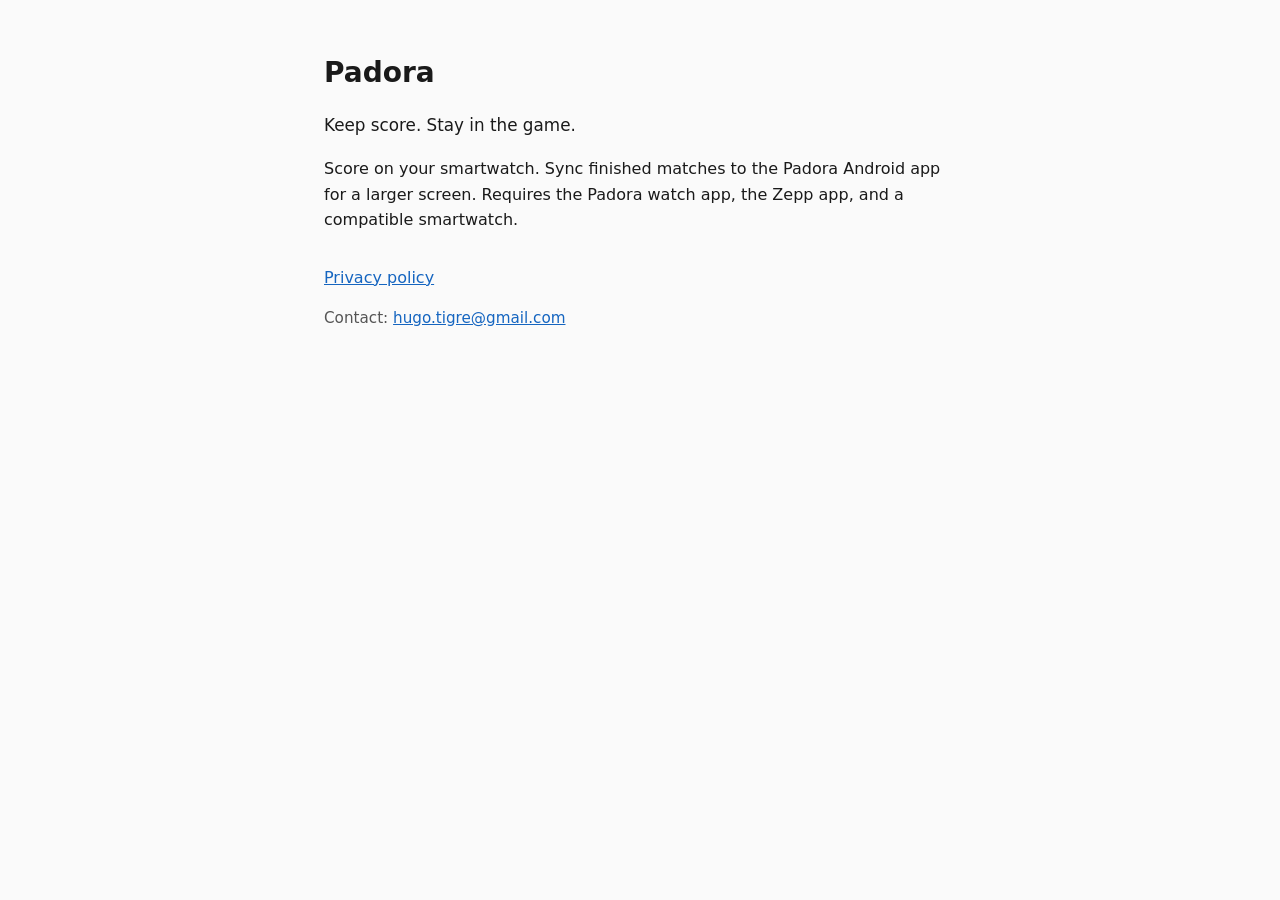
<file: index.html>
<!DOCTYPE html>
<html lang="en">
<head>
  <meta charset="utf-8">
  <meta name="viewport" content="width=device-width, initial-scale=1">
  <title>Padora</title>
  <link rel="stylesheet" href="style.css">
</head>
<body>
  <main>
    <h1>Padora</h1>
    <p class="lead">Keep score. Stay in the game.</p>
    <p>
      Score on your smartwatch. Sync finished matches to the Padora Android app for a larger screen.
      Requires the Padora watch app, the Zepp app, and a compatible smartwatch.
    </p>
    <nav>
      <a href="privacy.html">Privacy policy</a>
    </nav>
    <p class="contact">
      Contact: <a href="mailto:hugo.tigre@gmail.com">hugo.tigre@gmail.com</a>
    </p>
  </main>
</body>
</html>
</file>
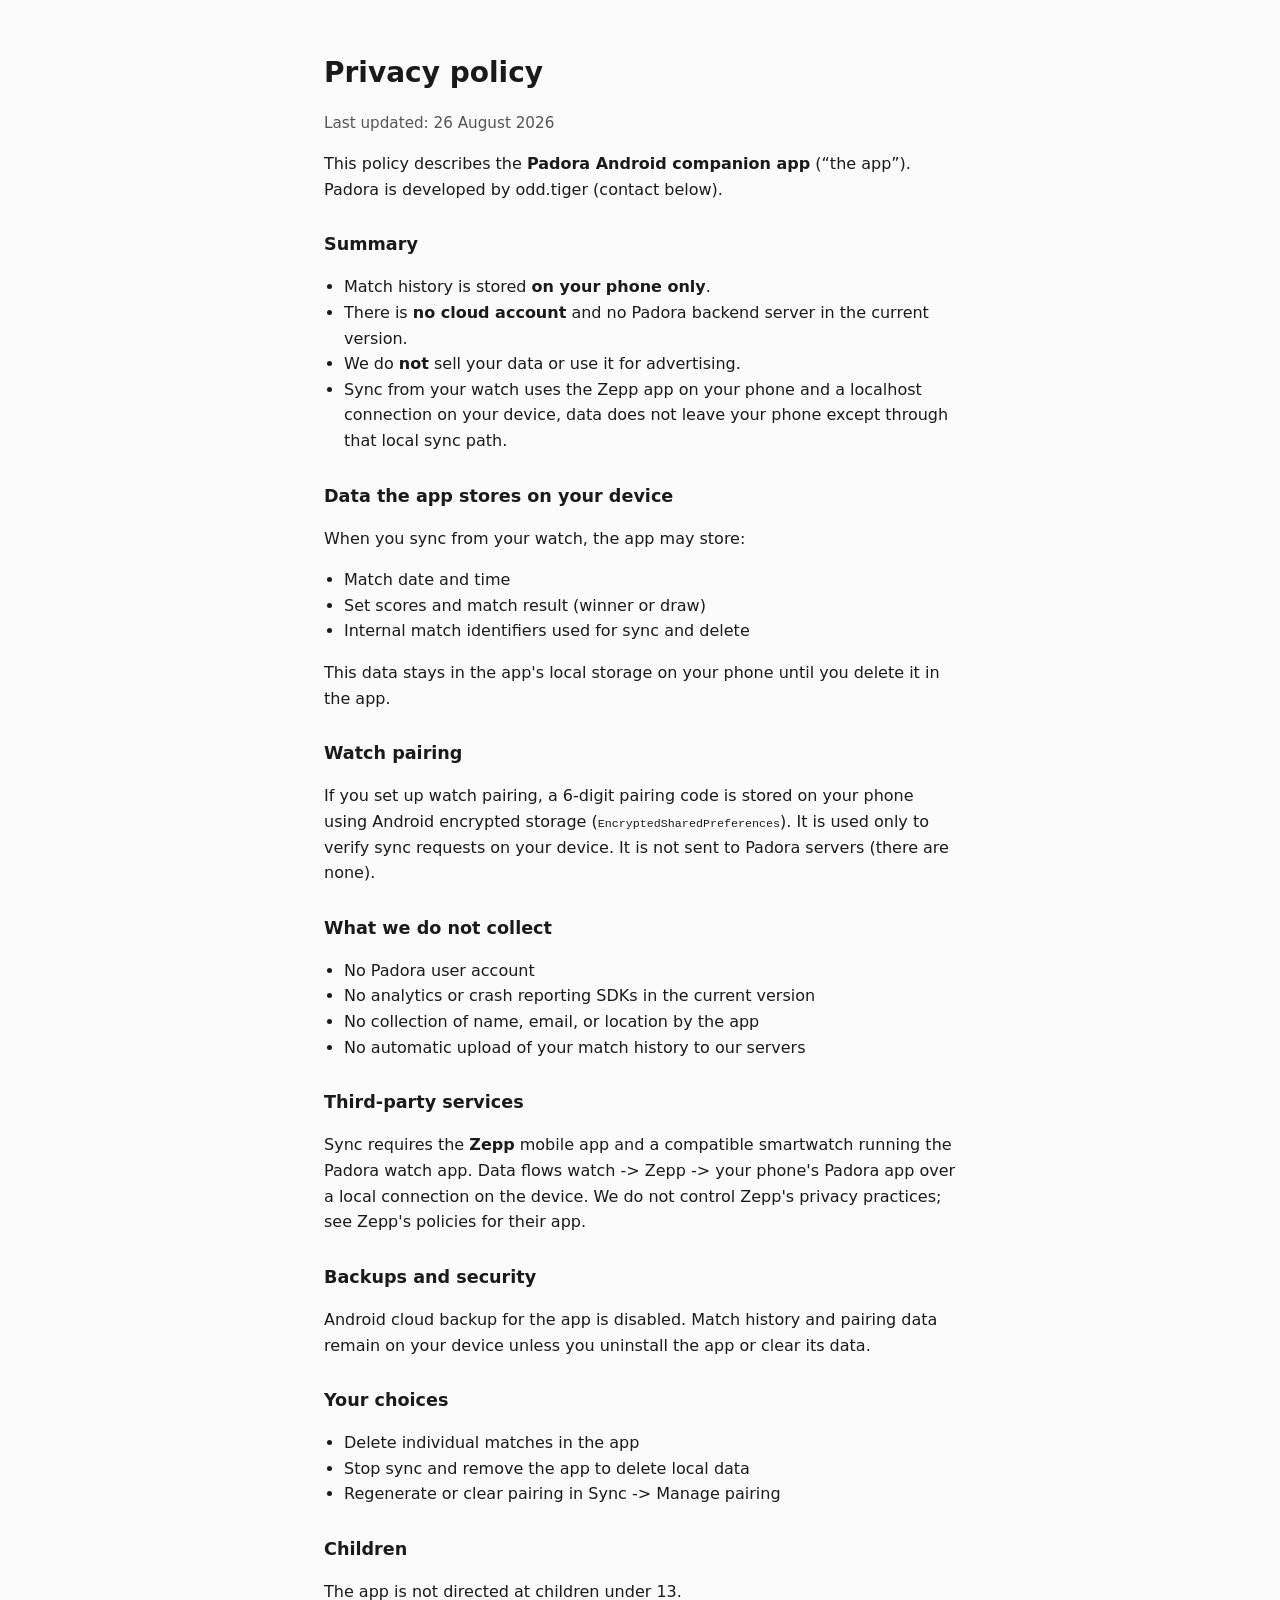
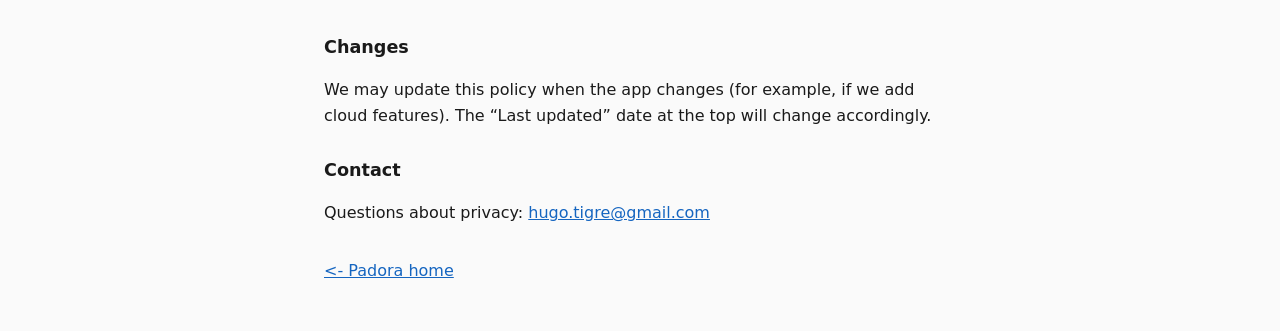
<file: privacy.html>
<!DOCTYPE html>
<html lang="en">
<head>
  <meta charset="utf-8">
  <meta name="viewport" content="width=device-width, initial-scale=1">
  <title>Padora — Privacy policy</title>
  <link rel="stylesheet" href="style.css">
</head>
<body>
  <main>
    <h1>Privacy policy</h1>
    <p class="updated">Last updated: 26 August 2026</p>

    <p>
      This policy describes the <strong>Padora Android companion app</strong> (“the app”).
      Padora is developed by odd.tiger (contact below).
    </p>

    <h2>Summary</h2>
    <ul>
      <li>Match history is stored <strong>on your phone only</strong>.</li>
      <li>There is <strong>no cloud account</strong> and no Padora backend server in the current version.</li>
      <li>We do <strong>not</strong> sell your data or use it for advertising.</li>
      <li>Sync from your watch uses the Zepp app on your phone and a localhost connection on your device, data does not leave your phone except through that local sync path.</li>
    </ul>

    <h2>Data the app stores on your device</h2>
    <p>When you sync from your watch, the app may store:</p>
    <ul>
      <li>Match date and time</li>
      <li>Set scores and match result (winner or draw)</li>
      <li>Internal match identifiers used for sync and delete</li>
    </ul>
    <p>This data stays in the app's local storage on your phone until you delete it in the app.</p>

    <h2>Watch pairing</h2>
    <p>
      If you set up watch pairing, a 6-digit pairing code is stored on your phone using
      Android encrypted storage (<code>EncryptedSharedPreferences</code>). It is used only to
      verify sync requests on your device. It is not sent to Padora servers (there are none).
    </p>

    <h2>What we do not collect</h2>
    <ul>
      <li>No Padora user account</li>
      <li>No analytics or crash reporting SDKs in the current version</li>
      <li>No collection of name, email, or location by the app</li>
      <li>No automatic upload of your match history to our servers</li>
    </ul>

    <h2>Third-party services</h2>
    <p>
      Sync requires the <strong>Zepp</strong> mobile app and a compatible smartwatch running the
      Padora watch app. Data flows watch -> Zepp -> your phone's Padora app over a local connection
      on the device. We do not control Zepp's privacy practices; see Zepp's policies for their app.
    </p>

    <h2>Backups and security</h2>
    <p>
      Android cloud backup for the app is disabled. Match history and pairing data remain on your
      device unless you uninstall the app or clear its data.
    </p>

    <h2>Your choices</h2>
    <ul>
      <li>Delete individual matches in the app</li>
      <li>Stop sync and remove the app to delete local data</li>
      <li>Regenerate or clear pairing in Sync -> Manage pairing</li>
    </ul>

    <h2>Children</h2>
    <p>The app is not directed at children under 13.</p>

    <h2>Changes</h2>
    <p>
      We may update this policy when the app changes (for example, if we add cloud features).
      The “Last updated” date at the top will change accordingly.
    </p>

    <h2>Contact</h2>
    <p>
      Questions about privacy: <a href="mailto:hugo.tigre@gmail.com">hugo.tigre@gmail.com</a>
    </p>

    <nav>
      <a href="index.html"><- Padora home</a>
    </nav>
  </main>
</body>
</html>
</file>
<file: style.css>
:root {
  color-scheme: light dark;
  --text: #1a1a1a;
  --muted: #555;
  --bg: #fafafa;
  --link: #1565c0;
}

@media (prefers-color-scheme: dark) {
  :root {
    --text: #f0f0f0;
    --muted: #aaa;
    --bg: #121212;
    --link: #90caf9;
  }
}

* {
  box-sizing: border-box;
}

body {
  margin: 0;
  font-family: system-ui, -apple-system, Segoe UI, Roboto, sans-serif;
  line-height: 1.6;
  color: var(--text);
  background: var(--bg);
}

main {
  max-width: 42rem;
  margin: 0 auto;
  padding: 2rem 1.25rem 3rem;
}

h1 {
  font-size: 1.75rem;
  margin-bottom: 0.5rem;
}

h2 {
  font-size: 1.1rem;
  margin-top: 1.75rem;
}

.lead {
  font-size: 1.05rem;
}

.updated,
.contact {
  color: var(--muted);
  font-size: 0.95rem;
}

a {
  color: var(--link);
}

nav {
  margin-top: 2rem;
}

ul {
  padding-left: 1.25rem;
}

code {
  font-size: 0.9em;
}
</file>
